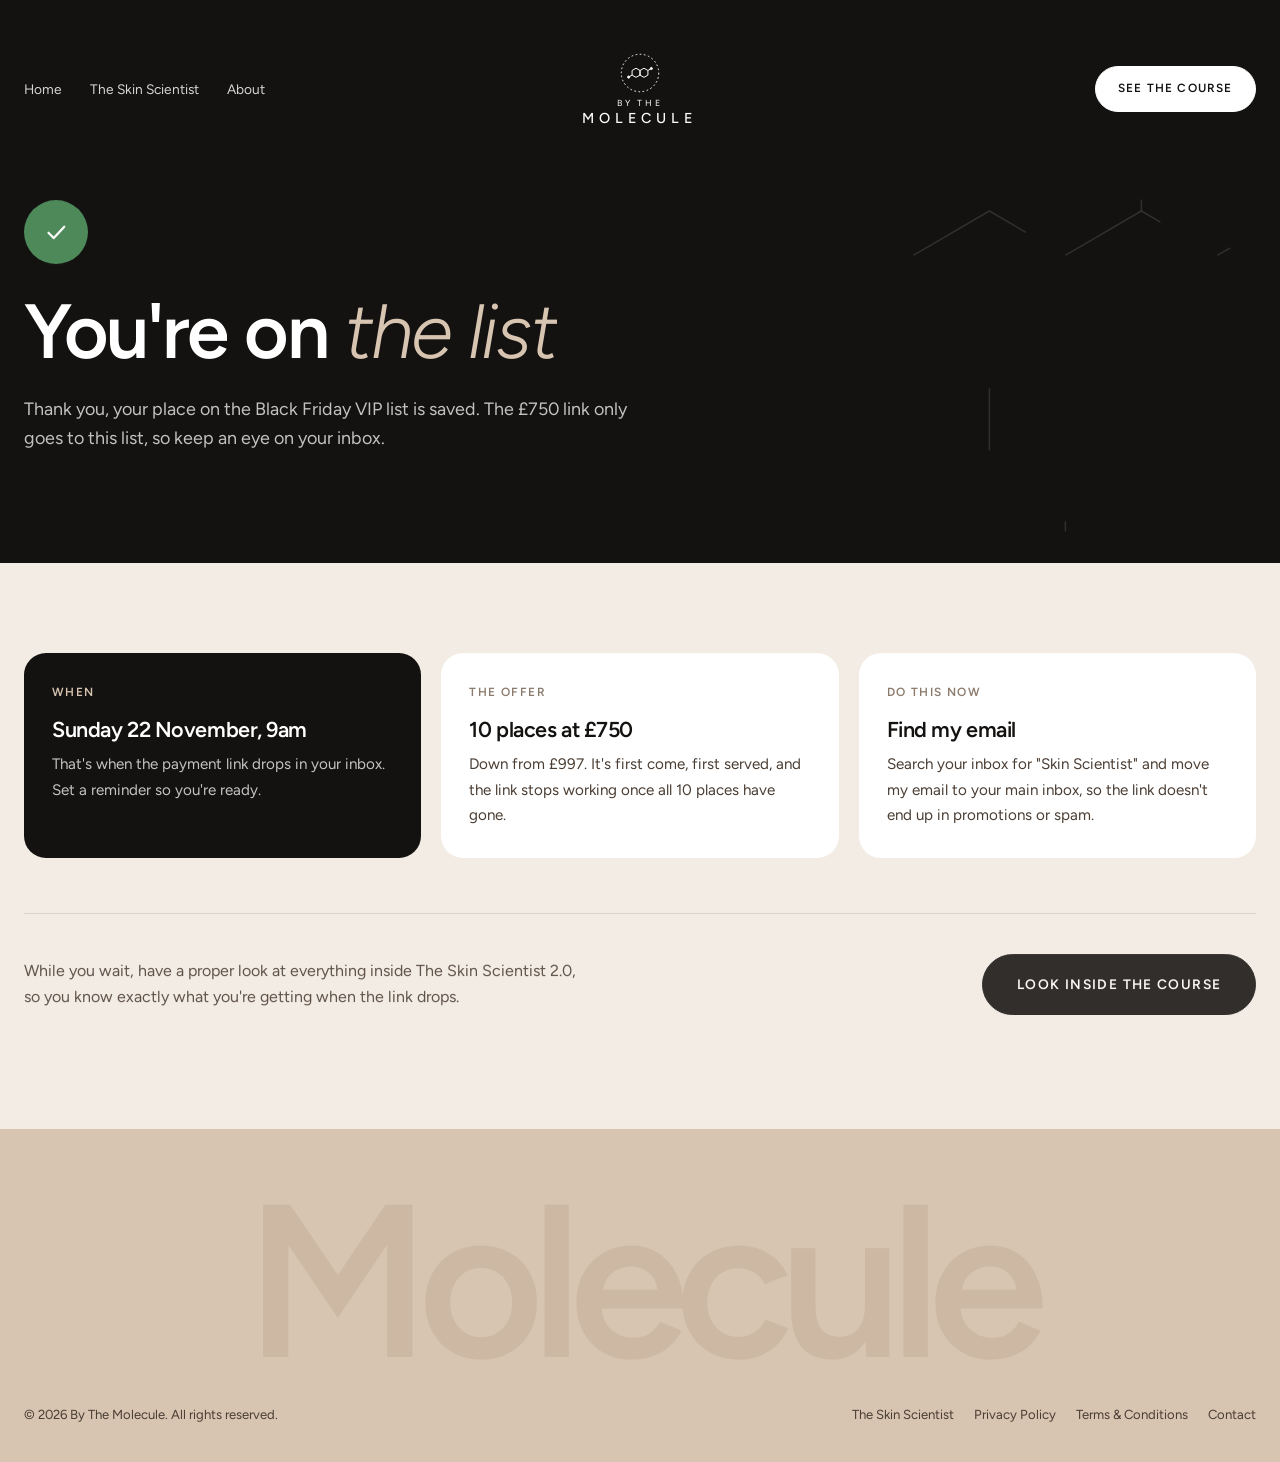
<file: black-friday/thank-you/index.html>
<!DOCTYPE html>
<html lang="en-GB">
<head>
  <meta charset="UTF-8">
  <meta name="viewport" content="width=device-width, initial-scale=1">
  <title>You're on the list | Black Friday VIP | The Skin Scientist</title>
  <meta name="description" content="You're on the Black Friday VIP list for The Skin Scientist 2.0.">
  <meta name="robots" content="noindex, nofollow">
  <link rel="icon" href="../../assets/img/favicon.png">
  <link rel="preconnect" href="https://fonts.googleapis.com">
  <link rel="preconnect" href="https://fonts.gstatic.com" crossorigin>
  <link href="https://fonts.googleapis.com/css2?family=Figtree:ital,wght@0,300;0,400;0,500;0,600;0,700;1,300;1,400&display=swap" rel="stylesheet">
  <link rel="stylesheet" href="../../assets/css/styles.css">
  <style>
    .vip-hero { background: var(--ink); color: rgba(255,255,255,.75); padding: 200px 0 110px; position: relative; overflow: hidden; }
    .vip-hero .container { position: relative; z-index: 2; }
    .vip-hero .hero-molecule { right: -140px; top: 40px; opacity: .35; }
    .vip-check { width: 64px; height: 64px; border-radius: 50%; background: var(--good); display: grid; place-items: center; }
    .vip-check svg { width: 30px; height: 30px; fill: none; stroke: var(--white); stroke-width: 3; stroke-linecap: round; stroke-linejoin: round; stroke-dasharray: 40; stroke-dashoffset: 40; animation: draw .8s .3s var(--ease) forwards; }
    @keyframes draw { to { stroke-dashoffset: 0; } }
    .vip-hero h1 { color: var(--white); font-size: clamp(2.6rem, 6vw, 5.4rem); margin: 28px 0 22px; max-width: 980px; }
    .vip-hero h1 .soft { color: var(--sand); }
    .vip-hero .lead { font-size: 1.12rem; max-width: 620px; margin: 0; }

    .vip-body { background: var(--cream); padding: 90px 0 120px; }
    .vip-grid { display: grid; grid-template-columns: repeat(3, 1fr); gap: 20px; }
    .vip-card { background: var(--white); border-radius: var(--r); padding: 30px 28px; }
    .vip-card small { display: block; font-size: .74rem; font-weight: 600; letter-spacing: .12em; text-transform: uppercase; color: var(--muted); margin-bottom: 14px; }
    .vip-card h3 { font-size: 1.35rem; letter-spacing: -.02em; margin-bottom: 10px; }
    .vip-card p { margin: 0; font-size: .95rem; }
    .vip-card--dark { background: var(--ink); color: rgba(255,255,255,.75); }
    .vip-card--dark h3 { color: var(--white); }
    .vip-card--dark small { color: var(--sand); }
    .vip-next { display: flex; justify-content: space-between; align-items: center; gap: 24px; flex-wrap: wrap; margin-top: 50px; padding-top: 40px; border-top: 1px solid var(--line); }
    .vip-next p { margin: 0; max-width: 560px; }
    @media (max-width: 900px) { .vip-grid { grid-template-columns: 1fr; } }
    @media (max-width: 720px) { .vip-hero { padding: 150px 0 80px; } .vip-body { padding: 50px 0 90px; } }
    .site-footer .footer-word { transform: none !important; margin: 0 0 30px; }
  </style>
  <script>
    document.documentElement.classList.add("anim");
    setTimeout(function () { if (!window.gsap) document.documentElement.classList.remove("anim"); }, 2500);
  </script>
</head>
<body>

  <div class="cursor" aria-hidden="true"></div>

  <header class="site-header">
    <div class="container header-inner">
      <nav class="main-nav" aria-label="Main">
        <a href="../../">Home</a>
        <a href="../">The Skin Scientist</a>
        <a href="../../about/">About</a>
      </nav>
      <button class="nav-toggle" aria-label="Menu" aria-expanded="false"><span></span><span></span><span></span></button>
      <a href="../../" class="logo" aria-label="By The Molecule home">
        <svg class="logo-mark" viewBox="0 0 48 48" fill="none" stroke="currentColor" stroke-width="1.2">
          <circle class="ring" cx="24" cy="24" r="22.5" stroke-dasharray="2 3"/>
          <path d="M14.5 21l4.75-2.75L24 21v5.5l-4.75 2.75-4.75-2.75z"/>
          <path d="M24 21l4.75-2.75L33.5 21v5.5l-4.75 2.75L24 26.5z"/>
          <path d="M33.5 21l3.5-2M14.5 26.5l-3.5 2"/>
          <circle cx="37.6" cy="18.6" r="1.3" fill="currentColor"/>
          <circle cx="10.4" cy="28.9" r="1.3" fill="currentColor"/>
        </svg>
        <span class="logo-small">By The</span>
        <span class="logo-big">Molecule</span>
      </a>
      <div class="header-cta"><a href="../../skin-scientist/" class="btn magnetic">See the course</a></div>
    </div>
  </header>

  <div class="mobile-menu" aria-label="Mobile menu">
    <a href="../">The Skin Scientist</a>
    <a href="../../">Home</a>
  </div>

  <main>

    <section class="vip-hero">
      <svg class="hero-molecule" viewBox="0 0 600 600" fill="none" stroke-width="1.2" aria-hidden="true">
        <path d="M200 170l60-35 60 35v70l-60 35-60-35z"/>
        <path d="M320 170l60-35 60 35v70l-60 35-60-35z"/>
        <path d="M260 275v70l60 35 60-35v-70"/>
        <line x1="440" y1="170" x2="510" y2="130"/>
        <line x1="380" y1="135" x2="380" y2="60"/>
        <line x1="320" y1="380" x2="320" y2="460"/>
        <circle cx="510" cy="130" r="7"/>
        <circle cx="380" cy="60" r="5"/>
        <circle cx="320" cy="460" r="8"/>
      </svg>
      <div class="container">
        <span class="vip-check" data-reveal><svg viewBox="0 0 40 40"><path d="M10 21l7 7 14-15"/></svg></span>
        <h1 data-split>You're on <span class="soft">the list</span></h1>
        <p class="lead" data-reveal>Thank you<span data-vip-name></span>, your place on the Black Friday VIP list is saved. The £750 link only goes to this list, so keep an eye on your inbox.</p>
      </div>
    </section>

    <section class="vip-body">
      <div class="container">
        <div class="vip-grid" data-stagger>
          <div class="vip-card vip-card--dark">
            <small>When</small>
            <h3>Sunday 22 November, 9am</h3>
            <p>That's when the payment link drops in your inbox. Set a reminder so you're ready.</p>
          </div>
          <div class="vip-card">
            <small>The offer</small>
            <h3>10 places at £750</h3>
            <p>Down from £997. It's first come, first served, and the link stops working once all 10 places have gone.</p>
          </div>
          <div class="vip-card">
            <small>Do this now</small>
            <h3>Find my email</h3>
            <p>Search your inbox for "Skin Scientist" and move my email to your main inbox, so the link doesn't end up in promotions or spam.</p>
          </div>
        </div>

        <div class="vip-next" data-reveal>
          <p>While you wait, have a proper look at everything inside The Skin Scientist 2.0, so you know exactly what you're getting when the link drops.</p>
          <a href="../../skin-scientist/#inside-app" class="btn magnetic">Look inside the course</a>
        </div>
      </div>
    </section>

  </main>

  <footer class="site-footer" data-hide-sticky style="padding-top:60px">
    <div class="container">
      <div class="footer-word" aria-hidden="true" style="margin-top:0">Molecule</div>
      <div class="footer-bottom">
        <span>© <span data-year>2026</span> By The Molecule. All rights reserved.</span>
        <div class="footer-links">
          <a href="../../skin-scientist/">The Skin Scientist</a>
          <a href="../../privacy-policy/">Privacy Policy</a>
          <a href="../../terms/">Terms &amp; Conditions</a>
          <a href="../../contact/">Contact</a>
        </div>
      </div>
    </div>
  </footer>

  <script src="../../assets/js/vendor/gsap.min.js"></script>
  <script src="../../assets/js/vendor/ScrollTrigger.min.js"></script>
  <script src="../../assets/js/main.js"></script>
</body>
</html>
</file>
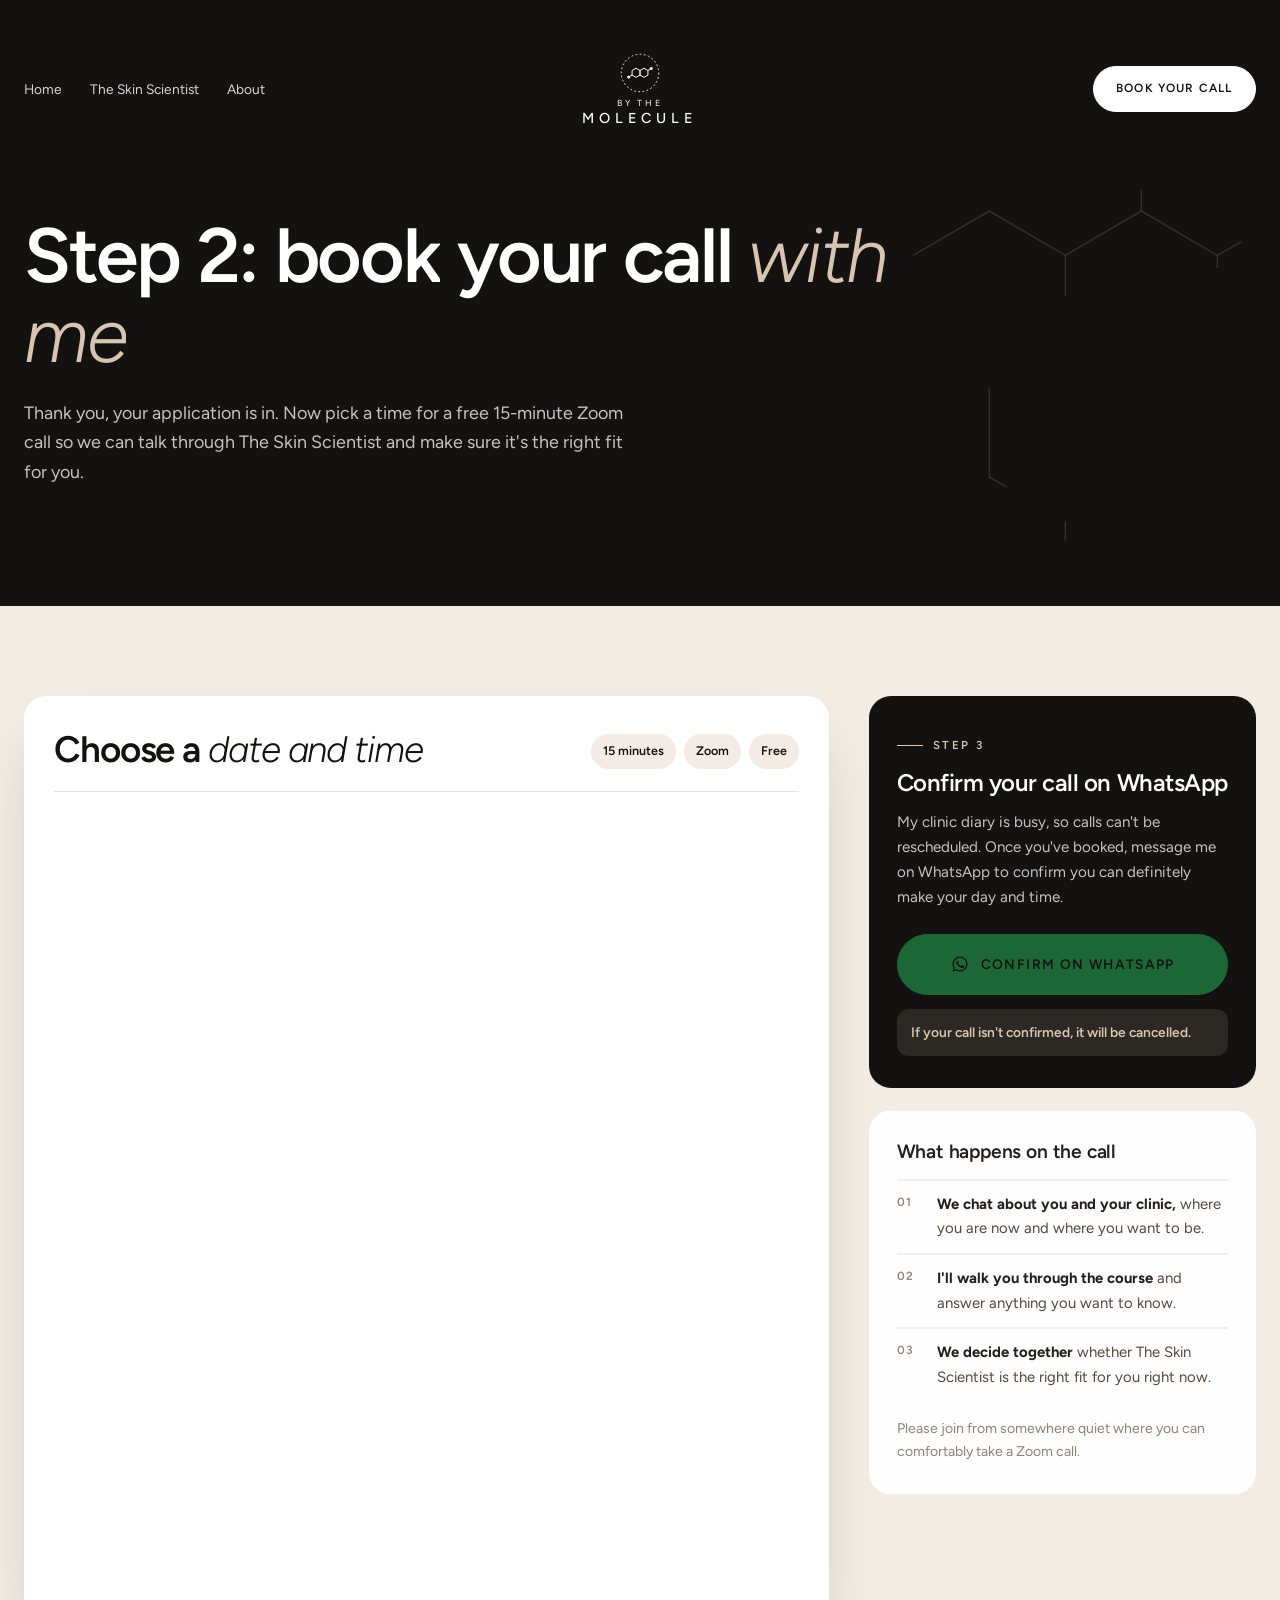
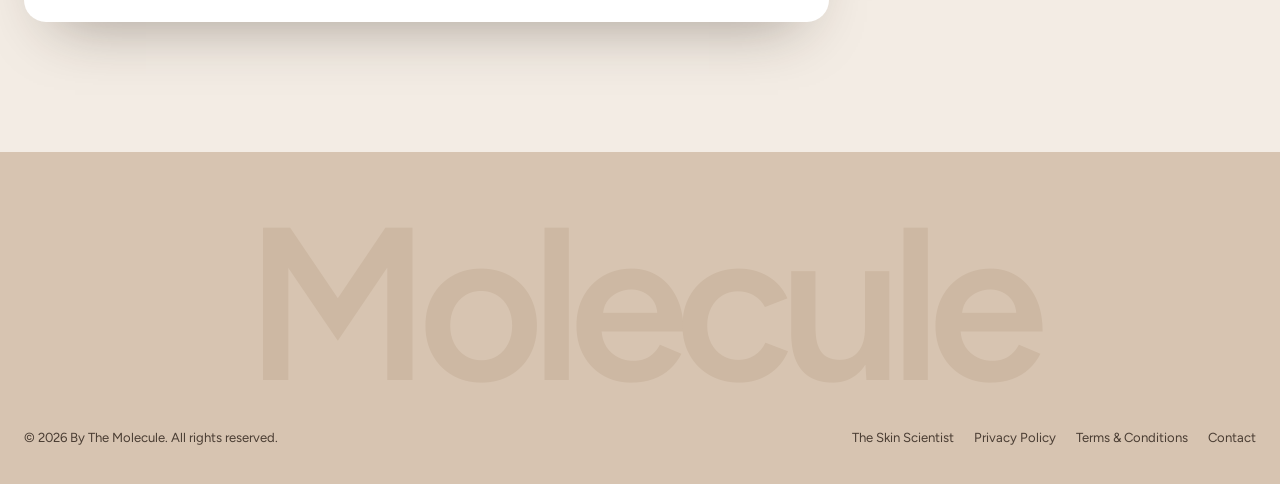
<file: skin-scientist/thank-you/index.html>
<!DOCTYPE html>
<html lang="en-GB">
<head>
  <meta charset="UTF-8">
  <meta name="viewport" content="width=device-width, initial-scale=1">
  <title>Step 2: Book your call | The Skin Scientist 2.0</title>
  <meta name="description" content="Your application is in. Book your free 15-minute call with Jade.">
  <meta name="robots" content="noindex, nofollow">
  <link rel="icon" href="../../assets/img/favicon.png">
  <link rel="preconnect" href="https://fonts.googleapis.com">
  <link rel="preconnect" href="https://fonts.gstatic.com" crossorigin>
  <link href="https://fonts.googleapis.com/css2?family=Figtree:ital,wght@0,300;0,400;0,500;0,600;0,700;1,300;1,400&display=swap" rel="stylesheet">
  <link rel="stylesheet" href="../../assets/css/styles.css">
  <style>
    .ty-hero { background: var(--ink); color: rgba(255,255,255,.75); padding: 190px 0 120px; position: relative; overflow: hidden; }
    .ty-hero .container { position: relative; z-index: 2; }
    .ty-hero h1 { color: var(--white); font-size: clamp(2.6rem, 6vw, 5.4rem); margin: 26px 0 22px; max-width: 980px; }
    .ty-hero h1 .soft { color: var(--sand); }
    .ty-hero .lead { font-size: 1.12rem; max-width: 620px; margin: 0; }
    .ty-hero .hero-molecule { right: -140px; top: 40px; opacity: .35; }


    .ty-body { background: var(--cream); padding: 90px 0 130px; }
    .ty-grid { display: grid; grid-template-columns: 1.35fr .65fr; gap: 40px; align-items: start; }
    .book-card { background: var(--white); border-radius: var(--r); padding: 34px 30px 20px; box-shadow: var(--shadow); }
    .book-card .head { display: flex; justify-content: space-between; align-items: flex-end; gap: 20px; flex-wrap: wrap; padding-bottom: 22px; border-bottom: 1px solid var(--line); margin-bottom: 10px; }
    .book-card h2 { font-size: clamp(1.7rem, 3vw, 2.3rem); margin: 0; }
    .book-card .meta { display: flex; gap: 8px; flex-wrap: wrap; }
    .book-card .meta span { font-size: .78rem; font-weight: 600; padding: 7px 12px; border-radius: 99px; background: var(--cream); color: var(--ink); }
    .acuity-slot iframe { display: block; width: 100%; min-height: 800px; border: 0; }

    .side { display: grid; gap: 20px; position: sticky; top: 110px; }
    .confirm-card { background: var(--ink); color: rgba(255,255,255,.75); border-radius: var(--r); padding: 32px 28px; }
    .confirm-card .eyebrow { color: var(--sand); margin-bottom: 14px; }
    .confirm-card h3 { color: var(--white); font-size: 1.5rem; letter-spacing: -.02em; }
    .confirm-card p { font-size: .95rem; }
    .confirm-card .warn { display: block; margin-top: 14px; padding: 12px 14px; border-radius: var(--r-sm); background: rgba(215,196,177,.12); color: var(--sand); font-size: .86rem; font-weight: 600; }
    .wa-btn { --bg: #25d366; --fg: var(--ink); margin-top: 8px; }
    .wa-btn::before { background: var(--white); }
    .wa-btn svg { width: 18px; height: 18px; }
    .wa-btn[aria-disabled="true"] { opacity: .45; pointer-events: none; }

    .expect-card { background: var(--white); border-radius: var(--r); padding: 30px 28px; }
    .expect-card h3 { font-size: 1.2rem; }
    .expect-card ol { list-style: none; padding: 0; margin: 16px 0 0; counter-reset: e; }
    .expect-card li { counter-increment: e; position: relative; padding: 12px 0 12px 40px; border-top: 1px solid var(--line); font-size: .93rem; }
    .expect-card li::before { content: "0" counter(e); position: absolute; left: 0; top: 13px; font-size: .74rem; font-weight: 600; letter-spacing: .1em; color: var(--muted); }
    .expect-card li b { color: var(--ink); }

    @media (max-width: 1024px) {
      .ty-grid { grid-template-columns: 1fr; }
      .side { position: static; }
    }
    @media (max-width: 720px) {
      .ty-hero { padding: 150px 0 80px; }
      .ty-body { padding: 50px 0 90px; }
      .book-card { padding: 24px 14px 10px; margin: 0 -6px; }
      .book-card .head { padding: 0 6px 18px; }
      }
    .site-footer .footer-word { transform: none !important; margin: 0 0 30px; }
  </style>
  <script>
    document.documentElement.classList.add("anim");
    setTimeout(function () { if (!window.gsap) document.documentElement.classList.remove("anim"); }, 2500);
  </script>
</head>
<body>

  <div class="cursor" aria-hidden="true"></div>

  <header class="site-header">
    <div class="container header-inner">
      <nav class="main-nav" aria-label="Main">
        <a href="../../">Home</a>
        <a href="../">The Skin Scientist</a>
        <a href="../../about/">About</a>
      </nav>
      <button class="nav-toggle" aria-label="Menu" aria-expanded="false"><span></span><span></span><span></span></button>
      <a href="../../" class="logo" aria-label="By The Molecule home">
        <svg class="logo-mark" viewBox="0 0 48 48" fill="none" stroke="currentColor" stroke-width="1.2">
          <circle class="ring" cx="24" cy="24" r="22.5" stroke-dasharray="2 3"/>
          <path d="M14.5 21l4.75-2.75L24 21v5.5l-4.75 2.75-4.75-2.75z"/>
          <path d="M24 21l4.75-2.75L33.5 21v5.5l-4.75 2.75L24 26.5z"/>
          <path d="M33.5 21l3.5-2M14.5 26.5l-3.5 2"/>
          <circle cx="37.6" cy="18.6" r="1.3" fill="currentColor"/>
          <circle cx="10.4" cy="28.9" r="1.3" fill="currentColor"/>
        </svg>
        <span class="logo-small">By The</span>
        <span class="logo-big">Molecule</span>
      </a>
      <div class="header-cta"><a href="#book" class="btn magnetic">Book your call</a></div>
    </div>
  </header>

  <div class="mobile-menu" aria-label="Mobile menu">
    <a href="#book">Book your call</a>
    <a href="../">The Skin Scientist</a>
    <a href="../../">Home</a>
  </div>

  <main>

    <section class="ty-hero">
      <svg class="hero-molecule" viewBox="0 0 600 600" fill="none" stroke-width="1.2" aria-hidden="true">
        <path d="M200 170l60-35 60 35v70l-60 35-60-35z"/>
        <path d="M320 170l60-35 60 35v70l-60 35-60-35z"/>
        <path d="M260 275v70l60 35 60-35v-70"/>
        <line x1="440" y1="170" x2="510" y2="130"/>
        <line x1="380" y1="135" x2="380" y2="60"/>
        <line x1="320" y1="380" x2="320" y2="460"/>
        <circle cx="510" cy="130" r="7"/>
        <circle cx="380" cy="60" r="5"/>
        <circle cx="320" cy="460" r="8"/>
      </svg>
      <div class="container">
        <h1 data-split>Step 2: book your call <span class="soft">with me</span></h1>
        <p class="lead" data-reveal>Thank you<span data-first-name></span>, your application is in. Now pick a time for a free 15-minute Zoom call so we can talk through The Skin Scientist and make sure it's the right fit for you.</p>
      </div>
    </section>

    <section class="ty-body" id="book">
      <div class="container ty-grid">

        <div class="book-card" data-reveal>
          <div class="head">
            <h2>Choose a <span class="soft">date and time</span></h2>
            <div class="meta"><span>15 minutes</span><span>Zoom</span><span>Free</span></div>
          </div>
          <div class="acuity-slot" data-acuity></div>
        </div>

        <aside class="side">
          <div class="confirm-card" data-reveal>
            <span class="eyebrow">Step 3</span>
            <h3>Confirm your call on WhatsApp</h3>
            <p>My clinic diary is busy, so calls can't be rescheduled. Once you've booked, message me on WhatsApp to confirm you can definitely make your day and time.</p>
            <a class="btn btn--block wa-btn" data-whatsapp href="#">
              <svg viewBox="0 0 24 24" fill="currentColor" aria-hidden="true"><path d="M12 2a10 10 0 0 0-8.6 15.1L2 22l5-1.3A10 10 0 1 0 12 2zm0 18.2a8.2 8.2 0 0 1-4.2-1.2l-.3-.2-3 .8.8-2.9-.2-.3A8.2 8.2 0 1 1 12 20.2zm4.5-6.1c-.2-.1-1.5-.7-1.7-.8s-.4-.1-.6.1-.7.8-.8 1-.3.2-.5.1a6.7 6.7 0 0 1-3.3-2.9c-.2-.4.2-.4.7-1.3a.5.5 0 0 0 0-.5l-.8-1.8c-.2-.5-.4-.4-.6-.4h-.5a1 1 0 0 0-.7.3 3 3 0 0 0-.9 2.2 5.2 5.2 0 0 0 1.1 2.7 11.9 11.9 0 0 0 4.6 4c1.7.7 2.3.8 3.2.6a2.7 2.7 0 0 0 1.8-1.3 2.2 2.2 0 0 0 .2-1.3c-.1-.1-.3-.2-.5-.3z"/></svg>
              Confirm on WhatsApp
            </a>
            <span class="warn">If your call isn't confirmed, it will be cancelled.</span>
          </div>

          <div class="expect-card" data-reveal>
            <h3>What happens on the call</h3>
            <ol>
              <li><b>We chat about you and your clinic,</b> where you are now and where you want to be.</li>
              <li><b>I'll walk you through the course</b> and answer anything you want to know.</li>
              <li><b>We decide together</b> whether The Skin Scientist is the right fit for you right now.</li>
            </ol>
            <p style="margin:16px 0 0;font-size:.88rem;color:var(--muted)">Please join from somewhere quiet where you can comfortably take a Zoom call.</p>
          </div>
        </aside>

      </div>
    </section>

  </main>

  <footer class="site-footer" data-hide-sticky style="padding-top:60px">
    <div class="container">
      <div class="footer-word" aria-hidden="true" style="margin-top:0">Molecule</div>
      <div class="footer-bottom">
        <span>© <span data-year>2026</span> By The Molecule. All rights reserved.</span>
        <div class="footer-links">
          <a href="../">The Skin Scientist</a>
          <a href="../../privacy-policy/">Privacy Policy</a>
          <a href="../../terms/">Terms &amp; Conditions</a>
          <a href="../../contact/">Contact</a>
        </div>
      </div>
    </div>
  </footer>

  <script src="../../assets/js/vendor/gsap.min.js"></script>
  <script src="../../assets/js/vendor/ScrollTrigger.min.js"></script>
  <script src="../../assets/js/main.js"></script>
</body>
</html>
</file>
<file: assets/css/styles.css>
/* ==========================================================
   By The Molecule / The Skin Scientist
   Design system v2
   ========================================================== */

:root {
  --sand: #d7c4b1;
  --sand-2: #cdb8a3;
  --sand-deep: #b49c85;
  --cream: #f3ece4;
  --paper: #faf7f3;
  --ink: #141210;
  --ink-2: #221d19;
  --espresso: #3a2e26;
  --cocoa: #4a3d33;
  --muted: #8b7b6d;
  --line: rgba(20, 18, 16, 0.12);
  --line-light: rgba(255, 255, 255, 0.16);
  --white: #ffffff;
  --good: #4f8a5b;
  --bad: #b8433a;

  --font: "Figtree", "Helvetica Neue", Arial, sans-serif;
  --r: 22px;
  --r-sm: 12px;
  --max: 1240px;
  --ease: cubic-bezier(0.22, 1, 0.36, 1);
  --shadow: 0 30px 60px -30px rgba(40, 28, 18, 0.4);
}

*, *::before, *::after { box-sizing: border-box; }
html { scroll-behavior: smooth; -webkit-text-size-adjust: 100%; }
body {
  margin: 0;
  font-family: var(--font);
  font-size: 16px;
  line-height: 1.65;
  color: var(--cocoa);
  background: var(--paper);
  -webkit-font-smoothing: antialiased;
  overflow-x: hidden;
}
img { max-width: 100%; display: block; }
a { color: inherit; }
button { font-family: inherit; }
::selection { background: var(--ink); color: var(--sand); }

h1, h2, h3, h4 { color: var(--ink); margin: 0 0 0.5em; font-weight: 600; line-height: 1.04; letter-spacing: -0.03em; }
h1 { font-size: clamp(3.2rem, 9vw, 8.4rem); }
h2 { font-size: clamp(2.3rem, 5vw, 4.2rem); }
h3 { font-size: 1.3rem; letter-spacing: -0.01em; line-height: 1.2; }
p { margin: 0 0 1.05em; }
em.soft, .soft { font-style: italic; font-weight: 300; }

.container { width: min(100% - 48px, var(--max)); margin-inline: auto; }
.center { text-align: center; }
.eyebrow {
  display: inline-flex; align-items: center; gap: 10px;
  font-size: 0.72rem; font-weight: 600; letter-spacing: 0.22em; text-transform: uppercase;
  color: var(--muted); margin-bottom: 22px;
}
.eyebrow::before { content: ""; width: 26px; height: 1px; background: currentColor; }
.on-dark .eyebrow, .eyebrow.light { color: rgba(255, 255, 255, 0.7); }

/* ---------- Animation pre-states (only when JS animation is running) ---------- */
.anim [data-reveal], .anim [data-stagger] > * { opacity: 0; transform: translateY(40px); }
.anim [data-clip] { clip-path: inset(100% 0 0 0); }
.split-word { display: inline-block; overflow: hidden; vertical-align: top; padding-bottom: 0.08em; margin-bottom: -0.08em; }
.split-word > span { display: inline-block; }
.anim [data-split] .split-word > span { transform: translateY(110%); }

/* ---------- Buttons ---------- */
.btn {
  --bg: var(--ink); --fg: var(--white);
  white-space: nowrap;
  position: relative; overflow: hidden; isolation: isolate;
  display: inline-flex; align-items: center; justify-content: center; gap: 12px;
  padding: 18px 34px;
  border-radius: 999px;
  background: var(--bg); color: var(--fg);
  font-weight: 600; font-size: 0.86rem; letter-spacing: 0.1em; text-transform: uppercase;
  text-decoration: none; border: 1px solid var(--bg); cursor: pointer;
  transition: color 0.45s var(--ease), border-color 0.45s var(--ease);
  will-change: transform;
}
.btn::before {
  content: ""; position: absolute; inset: 0; z-index: -1;
  background: var(--sand);
  border-radius: inherit;
  transform: translateY(101%);
  transition: transform 0.5s var(--ease);
}
.btn:hover::before { transform: translateY(0); }
.btn:hover { color: var(--ink); border-color: var(--sand); }
.btn .arrow { width: 16px; height: 16px; transition: transform 0.4s var(--ease); }
.btn:hover .arrow { transform: translateX(4px) rotate(-45deg); }
.btn--light { --bg: var(--white); --fg: var(--ink); }
.btn--light::before { background: var(--ink); }
.btn--light:hover { color: var(--white); border-color: var(--ink); }
.btn--outline { --bg: transparent; --fg: var(--white); border-color: rgba(255,255,255,0.45); }
.btn--outline::before { background: var(--white); }
.btn--outline:hover { color: var(--ink); border-color: var(--white); }
.btn--block { width: 100%; }
.btn:disabled { opacity: 0.6; cursor: wait; }

.play-ic { width: 30px; height: 30px; border-radius: 50%; background: var(--white); display: grid; place-items: center; margin: -8px -14px -8px -10px; }
.play-ic svg { width: 10px; height: 10px; fill: var(--ink); margin-left: 2px; }

/* ---------- Announcement ---------- */
.announce {
  background: var(--ink); color: var(--sand);
  font-size: 0.7rem; font-weight: 600; letter-spacing: 0.2em; text-transform: uppercase;
  overflow: hidden; white-space: nowrap; padding: 10px 0;
  position: relative; z-index: 60;
}
.announce-track { display: inline-flex; gap: 60px; animation: marquee 40s linear infinite; padding-left: 60px; }
.announce-track span::before { content: "\2726"; margin-right: 60px; opacity: 0.6; }

/* ---------- Header ---------- */
.site-header {
  position: fixed; left: 0; right: 0; top: 37px; z-index: 55;
  transition: background 0.5s var(--ease), top 0.4s var(--ease), box-shadow 0.5s, transform 0.5s var(--ease), color 0.4s;
  color: var(--white);
}
.site-header.scrolled {
  top: 0;
  background: rgba(250, 247, 243, 0.86);
  backdrop-filter: blur(16px) saturate(1.4);
  -webkit-backdrop-filter: blur(16px) saturate(1.4);
  box-shadow: 0 1px 0 var(--line);
  color: var(--ink);
}
.site-header.hidden { transform: translateY(-110%); }
.header-inner { display: grid; grid-template-columns: 1fr auto 1fr; align-items: center; padding: 16px 0; }
.main-nav { display: flex; gap: 28px; }
.main-nav a {
  position: relative; font-size: 0.86rem; text-decoration: none; opacity: 0.82; transition: opacity 0.3s;
}
.main-nav a::after {
  content: ""; position: absolute; left: 0; right: 0; bottom: -4px; height: 1px; background: currentColor;
  transform: scaleX(0); transform-origin: right; transition: transform 0.45s var(--ease);
}
.main-nav a:hover { opacity: 1; }
.main-nav a:hover::after { transform: scaleX(1); transform-origin: left; }
.header-cta { justify-self: end; display: flex; gap: 12px; align-items: center; }
.header-cta .btn { padding: 12px 22px; font-size: 0.74rem; }
.site-header:not(.scrolled) .header-cta .btn { --bg: var(--white); --fg: var(--ink); }
.site-header:not(.scrolled) .header-cta .btn::before { background: var(--ink); }
.site-header:not(.scrolled) .header-cta .btn:hover { color: var(--white); border-color: var(--ink); }

.logo { display: flex; flex-direction: column; align-items: center; text-decoration: none; color: inherit; line-height: 1; }
.logo-mark { width: 40px; height: 40px; margin-bottom: 6px; }
.logo-mark .ring { transform-origin: 24px 24px; animation: spin 30s linear infinite; }
.logo-small { font-size: 0.55rem; letter-spacing: 0.32em; text-transform: uppercase; margin-bottom: 3px; }
.logo-big { font-size: 0.9rem; letter-spacing: 0.34em; text-transform: uppercase; font-weight: 500; }

.nav-toggle { display: none; background: none; border: 0; cursor: pointer; padding: 8px; color: inherit; }
.nav-toggle span { display: block; width: 24px; height: 1.5px; background: currentColor; margin: 6px 0; transition: transform 0.4s var(--ease), opacity 0.3s; }
.nav-open .nav-toggle span:nth-child(1) { transform: translateY(7.5px) rotate(45deg); }
.nav-open .nav-toggle span:nth-child(2) { opacity: 0; }
.nav-open .nav-toggle span:nth-child(3) { transform: translateY(-7.5px) rotate(-45deg); }

.mobile-menu {
  position: fixed; inset: 0; z-index: 54;
  background: var(--ink); color: var(--white);
  display: flex; flex-direction: column; justify-content: center; padding: 0 32px;
  clip-path: circle(0% at 32px 60px);
  transition: clip-path 0.8s var(--ease);
}
.nav-open .mobile-menu { clip-path: circle(150% at 32px 60px); }
.mobile-menu a { font-size: 2.4rem; font-weight: 500; letter-spacing: -0.02em; text-decoration: none; padding: 8px 0; border-bottom: 1px solid var(--line-light); }
.nav-open .site-header { color: var(--white); background: transparent; box-shadow: none; backdrop-filter: none; }

/* ---------- Hero ---------- */
.hero {
  position: relative; min-height: 100svh;
  display: flex; align-items: flex-end;
  color: var(--white);
  padding: 170px 0 70px;
  overflow: hidden;
  background: var(--espresso);
}
.hero-bg {
  position: absolute; inset: -8% 0 0; z-index: 0;
  background: linear-gradient(160deg, #8f7a68 0%, #5e4b3e 55%, #3a2e26 100%);
}
.hero-bg img { width: 100%; height: 100%; object-fit: cover; }
.hero-bg::after {
  content: ""; position: absolute; inset: 0;
  background:
    linear-gradient(180deg, rgba(30, 22, 17, 0.55) 0%, rgba(30, 22, 17, 0.15) 35%, rgba(30, 22, 17, 0.75) 100%),
    radial-gradient(ellipse at 20% 100%, rgba(20, 14, 10, 0.6), transparent 60%);
}
.hero-grain {
  position: absolute; inset: 0; z-index: 1; pointer-events: none; opacity: 0.18; mix-blend-mode: overlay;
  background-image: url("data:image/svg+xml,%3Csvg xmlns='http://www.w3.org/2000/svg' width='160' height='160'%3E%3Cfilter id='n'%3E%3CfeTurbulence type='fractalNoise' baseFrequency='0.9' numOctaves='3'/%3E%3C/filter%3E%3Crect width='100%25' height='100%25' filter='url(%23n)'/%3E%3C/svg%3E");
}
.hero-molecule {
  position: absolute; z-index: 1; right: -120px; top: 90px;
  width: min(62vw, 760px); opacity: 0.55; pointer-events: none;
}
.hero-molecule path, .hero-molecule line { stroke: rgba(255, 255, 255, 0.35); }
.hero-molecule circle { fill: var(--sand); }
.hero .container { position: relative; z-index: 2; }
.hero-top { display: flex; align-items: center; gap: 14px; margin-bottom: 28px; }
.pill {
  display: inline-flex; align-items: center; gap: 9px;
  padding: 8px 16px; border-radius: 999px;
  border: 1px solid rgba(255, 255, 255, 0.35);
  background: rgba(255, 255, 255, 0.08);
  backdrop-filter: blur(8px);
  font-size: 0.7rem; font-weight: 600; letter-spacing: 0.18em; text-transform: uppercase;
}
.pill i { width: 7px; height: 7px; border-radius: 50%; background: var(--sand); box-shadow: 0 0 0 0 rgba(215, 196, 177, 0.7); animation: ping 2s infinite; }
.hero h1 { color: var(--white); margin-bottom: 0; }
.hero h1 .soft { color: var(--sand); }
.hero-bottom {
  display: grid; grid-template-columns: 1.1fr 0.9fr; gap: 50px; align-items: end;
  margin-top: 40px; padding-top: 34px; border-top: 1px solid var(--line-light);
}
.hero-lead { font-size: 1.12rem; max-width: 520px; color: rgba(255, 255, 255, 0.86); margin: 0; }
.hero-actions { display: flex; gap: 14px; flex-wrap: wrap; justify-content: flex-end; }
.scroll-cue {
  position: absolute; z-index: 2; left: 50%; bottom: 22px; transform: translateX(-50%);
  width: 1px; height: 46px; background: rgba(255, 255, 255, 0.2); overflow: hidden;
}
.scroll-cue::after { content: ""; position: absolute; left: 0; top: -50%; width: 100%; height: 50%; background: var(--white); animation: cue 2s var(--ease) infinite; }

/* ---------- Video ---------- */
.video-section { background: var(--espresso); padding: 0 0 120px; position: relative; }
.video-section::after { content: ""; position: absolute; left: 0; right: 0; bottom: 0; height: 50%; background: var(--sand); z-index: 0; }
.video {
  position: relative; z-index: 1;
  aspect-ratio: 16 / 9; border-radius: var(--r); overflow: hidden;
  background: #2a221d center / cover no-repeat;
  box-shadow: 0 50px 100px -40px rgba(0, 0, 0, 0.6);
  cursor: pointer;
}
.video iframe { position: absolute; inset: 0; width: 100%; height: 100%; border: 0; }
.video::before {
  content: ""; position: absolute; inset: 0;
  background: linear-gradient(180deg, rgba(0,0,0,0) 40%, rgba(0,0,0,0.55)),
              linear-gradient(135deg, #6d5848, #3a2e26);
  z-index: 0;
}
.video.has-poster::before { background: linear-gradient(180deg, rgba(0,0,0,0) 40%, rgba(0,0,0,0.55)); }
.video-play {
  position: absolute; inset: 0; z-index: 1; width: 100%;
  display: grid; place-items: center; background: none; border: 0; cursor: pointer; color: var(--white);
}
.video-play-btn {
  width: 120px; height: 120px; border-radius: 50%;
  display: grid; place-items: center;
  background: rgba(255, 255, 255, 0.14); border: 1px solid rgba(255, 255, 255, 0.45);
  backdrop-filter: blur(10px);
  transition: transform 0.5s var(--ease), background 0.4s;
  position: relative;
}
.video-play-btn::before { content: ""; position: absolute; inset: -14px; border-radius: 50%; border: 1px solid rgba(255,255,255,0.25); animation: ring 2.4s var(--ease) infinite; }
.video:hover .video-play-btn { transform: scale(1.08); background: var(--white); }
.video-play-btn svg { width: 26px; height: 26px; fill: currentColor; margin-left: 5px; transition: fill 0.3s; }
.video:hover .video-play-btn svg { fill: var(--ink); }
.video-meta {
  position: absolute; z-index: 1; left: 32px; right: 32px; bottom: 26px;
  display: flex; justify-content: space-between; align-items: flex-end; color: var(--white);
}
.video-meta b { display: block; font-size: 1.3rem; font-weight: 600; letter-spacing: -0.01em; }
.video-meta small { font-size: 0.72rem; letter-spacing: 0.18em; text-transform: uppercase; opacity: 0.8; }

/* ---------- Marquees ---------- */
.ticker { background: var(--sand); border-block: 1px solid var(--line); overflow: hidden; white-space: nowrap; padding: 22px 0; }
.ticker-track { display: inline-flex; animation: marquee 36s linear infinite; }
.ticker-track span {
  display: inline-flex; align-items: center; gap: 28px; margin-right: 28px;
  font-size: clamp(1.1rem, 2vw, 1.6rem); font-weight: 500; color: var(--ink); letter-spacing: -0.01em;
}
.ticker-track span::after { content: ""; width: 10px; height: 10px; border-radius: 50%; border: 1.5px solid var(--sand-deep); }
.ticker-track .soft { font-style: italic; font-weight: 300; }

.big-marquee { overflow: hidden; white-space: nowrap; padding: 40px 0; background: var(--ink); color: var(--white); }
.big-marquee-track { display: inline-flex; animation: marquee 22s linear infinite; }
.big-marquee span { font-size: clamp(3rem, 10vw, 9rem); font-weight: 600; letter-spacing: -0.04em; line-height: 1; margin-right: 50px; display: inline-flex; align-items: center; gap: 50px; }
.big-marquee span::after { content: "\2726"; font-size: 0.4em; color: var(--sand); }
.big-marquee .outline { color: transparent; -webkit-text-stroke: 1.5px var(--sand); }
.big-marquee a { text-decoration: none; color: inherit; }

/* ---------- Sections ---------- */
.section { padding: 140px 0; position: relative; }
.section--sand { background: var(--sand); }
.section--cream { background: var(--cream); }
.section--paper { background: var(--paper); }
.section--white { background: var(--white); }
.section--dark { background: var(--ink); color: rgba(255, 255, 255, 0.72); }
.section--dark h2, .section--dark h3 { color: var(--white); }
.section-head { display: grid; grid-template-columns: 1fr 1fr; gap: 60px; align-items: end; margin-bottom: 70px; }
.section-head p { margin: 0; font-size: 1.05rem; max-width: 460px; }

/* Statement text that fills word by word */
.statement { font-size: clamp(1.8rem, 3.8vw, 3.3rem); line-height: 1.18; letter-spacing: -0.025em; font-weight: 500; color: var(--ink); max-width: 1100px; }
.statement .fill-word { opacity: 1; transition: none; }
.anim .statement .fill-word { opacity: 0.16; }
.statement .soft { color: var(--espresso); }

/* Why section */
.why-grid { display: grid; grid-template-columns: 0.9fr 1.1fr; gap: 90px; margin-top: 110px; align-items: start; }
.sticky-media { position: sticky; top: 110px; }
.media {
  position: relative; border-radius: var(--r); overflow: hidden; aspect-ratio: 4 / 5;
  background: linear-gradient(155deg, #e7d9cb 0%, #c4ad97 100%);
}
.media img { position: absolute; left: 0; top: -7.5%; width: 100%; height: 115%; object-fit: cover; }
.media--land { aspect-ratio: 5 / 4; }
.media-tag {
  position: absolute; left: 18px; bottom: 18px; z-index: 2;
  padding: 10px 16px; border-radius: 999px; background: rgba(255,255,255,0.9); backdrop-filter: blur(8px);
  font-size: 0.74rem; font-weight: 600; letter-spacing: 0.08em; color: var(--ink);
  display: flex; align-items: center; gap: 8px;
}
.media-tag i { width: 8px; height: 8px; border-radius: 50%; background: var(--good); }
.media-float {
  position: absolute; right: -28px; top: 36px; z-index: 2;
  background: var(--ink); color: var(--white); border-radius: 18px; padding: 18px 20px; width: 190px;
  box-shadow: var(--shadow);
}
.media-float b { display: block; font-size: 2.1rem; line-height: 1; letter-spacing: -0.03em; color: var(--sand); }
.media-float small { font-size: 0.78rem; opacity: 0.8; }

.prose-lg p { font-size: 1.08rem; }
.benefits { list-style: none; padding: 0; margin: 40px 0 0; border-top: 1px solid var(--line); }
.benefits li {
  display: grid; grid-template-columns: 54px 1fr; gap: 10px;
  padding: 22px 0; border-bottom: 1px solid var(--line);
  transition: padding 0.5s var(--ease), background 0.5s;
}
.benefits li:hover { padding-left: 14px; }
.benefits .n { font-size: 0.8rem; font-weight: 600; color: var(--sand-deep); padding-top: 4px; letter-spacing: 0.1em; }
.benefits b { color: var(--ink); font-weight: 600; }

/* ---------- Stats ---------- */
.stats { display: grid; grid-template-columns: repeat(4, 1fr); border-top: 1px solid var(--line-light); }
.stat { padding: 46px 30px 10px 0; border-right: 1px solid var(--line-light); }
.stat:last-child { border-right: 0; }
.stat + .stat { padding-left: 30px; }
.stat b { display: block; font-size: clamp(3rem, 6vw, 5.4rem); line-height: 1; letter-spacing: -0.05em; color: var(--white); font-weight: 600; }
.stat b sup { font-size: 0.4em; color: var(--sand); vertical-align: top; margin-left: 4px; }
.stat > span { display: block; margin-top: 12px; font-size: 0.92rem; color: rgba(255,255,255,0.65); max-width: 200px; }

/* ---------- Skin layers explorer ---------- */
.layers-wrap { display: grid; grid-template-columns: 1.15fr 0.85fr; gap: 70px; align-items: center; }
.skin {
  position: relative; border-radius: var(--r); overflow: hidden;
  box-shadow: var(--shadow); background: var(--white);
  user-select: none;
}
.skin-layer {
  position: relative; width: 100%; border: 0; text-align: left; cursor: pointer;
  display: flex; align-items: center; justify-content: space-between;
  padding: 0 26px; color: var(--ink);
  transition: filter 0.4s, flex 0.6s var(--ease), height 0.6s var(--ease);
  font-weight: 600; font-size: 0.9rem;
}
.skin-layer .lbl { position: relative; z-index: 2; display: flex; gap: 12px; align-items: center; }
.skin-layer .lbl small { font-weight: 400; color: rgba(20,18,16,0.6); font-size: 0.78rem; }
.skin-layer .dot { width: 26px; height: 26px; border-radius: 50%; display: grid; place-items: center; background: rgba(255,255,255,0.75); font-size: 0.72rem; transition: background 0.3s, color 0.3s; }
.skin-layer.active .dot, .skin-layer:hover .dot { background: var(--ink); color: var(--white); }
.skin-layer::after {
  content: ""; position: absolute; inset: 0; background-size: 18px 18px; opacity: 0.5; pointer-events: none;
}
.skin-layer.l1 { height: 70px; background: #efe3d6; }
.skin-layer.l1::after { background-image: repeating-linear-gradient(0deg, rgba(120, 90, 70, 0.12) 0 2px, transparent 2px 9px); }
.skin-layer.l2 { height: 120px; background: #e6d1be; }
.skin-layer.l2::after { background-image: radial-gradient(circle at 50% 50%, rgba(120, 85, 60, 0.18) 3px, transparent 4px); }
.skin-layer.l3 { height: 150px; background: #dbbfa8; }
.skin-layer.l3::after { background-image: repeating-linear-gradient(115deg, rgba(150, 90, 70, 0.14) 0 2px, transparent 2px 14px); background-size: auto; }
.skin-layer.l4 { height: 110px; background: #f2e7c9; }
.skin-layer.l4::after { background-image: radial-gradient(circle, rgba(200, 170, 110, 0.35) 12px, transparent 13px); background-size: 34px 34px; }
.skin-layer.active { filter: brightness(1.04) saturate(1.1); box-shadow: inset 4px 0 0 var(--ink); }
.skin-follicle {
  position: absolute; z-index: 1; left: 62%; top: 0; width: 46px; height: 330px; pointer-events: none;
}
.skin-follicle path { fill: rgba(150, 105, 80, 0.22); stroke: rgba(110, 75, 55, 0.4); stroke-width: 1.5; }
.skin-follicle .hair { fill: none; stroke: #5e4636; stroke-width: 2; stroke-linecap: round; }
.skin-pulse { position: absolute; z-index: 3; width: 16px; height: 16px; border-radius: 50%; background: var(--ink); pointer-events: none; transition: top 0.6s var(--ease), left 0.6s var(--ease); }
.skin-pulse::after { content: ""; position: absolute; inset: -8px; border-radius: 50%; border: 1.5px solid var(--ink); animation: ring 1.8s var(--ease) infinite; }

.layer-panel { position: relative; min-height: 330px; }
.layer-info { position: absolute; inset: 0; opacity: 0; transform: translateY(20px); pointer-events: none; transition: opacity 0.5s var(--ease), transform 0.6s var(--ease); }
.layer-info.active { opacity: 1; transform: none; pointer-events: auto; position: relative; }
.layer-info .tag { display: inline-block; padding: 6px 14px; border-radius: 999px; background: var(--ink); color: var(--white); font-size: 0.7rem; letter-spacing: 0.14em; text-transform: uppercase; font-weight: 600; margin-bottom: 18px; }
.layer-info h3 { font-size: clamp(1.7rem, 3vw, 2.4rem); letter-spacing: -0.03em; }
.layer-info p { font-size: 1.04rem; }
.layer-info ul { list-style: none; padding: 0; margin: 18px 0 0; }
.layer-info li { padding: 10px 0 10px 26px; border-bottom: 1px solid var(--line); position: relative; font-size: 0.95rem; }
.layer-info li::before { content: ""; position: absolute; left: 0; top: 19px; width: 12px; height: 1.5px; background: var(--ink); }

/* ---------- Horizontal modules ---------- */
.modules-section { background: var(--ink); color: rgba(255,255,255,0.72); overflow: hidden; }
.modules-pin { padding: 120px 0 110px; }
.modules-head { display: flex; justify-content: space-between; align-items: end; gap: 40px; margin-bottom: 60px; }
.modules-head h2 { color: var(--white); margin: 0; }
.modules-head p { max-width: 380px; margin: 0; }
.h-track { display: flex; gap: 26px; padding-left: max(24px, calc((100vw - var(--max)) / 2)); padding-right: 24px; will-change: transform; }
.m-card {
  flex: none; width: min(440px, 82vw); min-height: 470px;
  border-radius: var(--r); padding: 34px; position: relative; overflow: hidden;
  background: var(--ink-2); border: 1px solid var(--line-light);
  display: flex; flex-direction: column;
  transition: transform 0.6s var(--ease), background 0.5s, border-color 0.5s;
}
.m-card:hover { background: #2b241f; border-color: rgba(215, 196, 177, 0.4); transform: translateY(-8px); }
.m-card .m-num { font-size: 5.4rem; line-height: 0.8; font-weight: 600; letter-spacing: -0.06em; color: transparent; -webkit-text-stroke: 1px rgba(215, 196, 177, 0.55); margin-bottom: auto; }
.m-card .m-tag { display: inline-flex; gap: 8px; align-items: center; font-size: 0.7rem; letter-spacing: 0.16em; text-transform: uppercase; color: var(--sand); font-weight: 600; margin: 40px 0 14px; }
.m-card .m-tag.new::after { content: "New in 2.0"; padding: 4px 9px; border-radius: 999px; background: var(--sand); color: var(--ink); letter-spacing: 0.08em; }
.m-card h3 { color: var(--white); font-size: 1.7rem; letter-spacing: -0.025em; }
.m-card p { margin: 0; font-size: 0.97rem; }
.m-card svg.m-art { position: absolute; right: -40px; top: -40px; width: 220px; opacity: 0.18; transition: transform 1.2s var(--ease), opacity 0.6s; }
.m-card:hover svg.m-art { transform: rotate(40deg) scale(1.08); opacity: 0.35; }
.m-card svg.m-art * { stroke: var(--sand); fill: none; stroke-width: 1.2; }
.m-card--cta { background: var(--sand); border-color: var(--sand); color: var(--ink); justify-content: space-between; }
.m-card--cta:hover { background: var(--sand-2); }
.m-card--cta h3 { color: var(--ink); font-size: 2.3rem; }
.h-progress { margin: 50px auto 0; width: min(100% - 48px, var(--max)); height: 2px; background: var(--line-light); position: relative; overflow: hidden; }
.h-progress i { position: absolute; inset: 0; background: var(--sand); transform-origin: left; transform: scaleX(0); }

/* ---------- Fit toggle ---------- */
.fit { max-width: 980px; margin: 0 auto; }
.fit-switch {
  position: relative; display: inline-grid; grid-template-columns: 1fr 1fr;
  padding: 6px; border-radius: 999px; background: var(--white); box-shadow: var(--shadow);
  margin: 0 auto 50px;
}
.fit-switch button {
  position: relative; z-index: 1; border: 0; background: none; cursor: pointer;
  padding: 14px 28px; border-radius: 999px; font-weight: 600; font-size: 0.9rem; color: var(--muted);
  transition: color 0.4s;
}
.fit-switch button.active { color: var(--white); }
.fit-switch .knob { position: absolute; z-index: 0; top: 6px; bottom: 6px; left: 6px; width: calc(50% - 6px); border-radius: 999px; background: var(--ink); transition: transform 0.6s var(--ease), background 0.4s; }
.fit-switch.no .knob { transform: translateX(100%); background: var(--espresso); }
.fit-lists { position: relative; }
.fit-list { list-style: none; padding: 0; margin: 0; display: grid; grid-template-columns: 1fr 1fr; gap: 16px; }
.fit-list[hidden] { display: none; }
.fit-list li {
  display: flex; gap: 16px; align-items: flex-start;
  background: var(--white); border-radius: 18px; padding: 22px 24px;
  font-size: 1rem; color: var(--ink);
  box-shadow: 0 14px 30px -24px rgba(40, 28, 18, 0.5);
  transition: transform 0.5s var(--ease);
}
.fit-list li:hover { transform: translateY(-4px) rotate(-0.4deg); }
.fit-list .ic { flex: none; width: 30px; height: 30px; border-radius: 50%; display: grid; place-items: center; color: var(--white); font-size: 0.85rem; font-weight: 700; }
.fit-list--yes .ic { background: var(--good); }
.fit-list--no .ic { background: var(--bad); }

/* ---------- Comparison ---------- */
.compare { border-radius: var(--r); overflow: hidden; background: var(--white); box-shadow: var(--shadow); }
.compare-row { display: grid; grid-template-columns: 1.1fr 1fr 1fr; border-bottom: 1px solid var(--line); }
.compare-row:last-child { border-bottom: 0; }
.compare-row > div { padding: 22px 26px; display: flex; gap: 12px; align-items: center; font-size: 0.97rem; }
.compare-row > div:nth-child(3) { background: var(--ink); color: var(--white); }
.compare-head > div { font-size: 0.72rem; font-weight: 600; letter-spacing: 0.16em; text-transform: uppercase; color: var(--muted); }
.compare-head > div:nth-child(3) { color: var(--sand); }
.compare-row b { color: var(--ink); font-weight: 600; }
.x, .tick { flex: none; width: 22px; height: 22px; border-radius: 50%; display: grid; place-items: center; font-size: 0.7rem; font-weight: 700; }
.x { background: rgba(184, 67, 58, 0.12); color: var(--bad); }
.tick { background: var(--sand); color: var(--ink); }

.diff-grid { display: grid; grid-template-columns: 1fr 1fr; gap: 80px; align-items: center; margin-bottom: 90px; }
.quote { font-size: clamp(1.5rem, 2.6vw, 2.2rem); line-height: 1.25; letter-spacing: -0.02em; color: var(--ink); font-weight: 500; margin: 0 0 24px; }
.quote .soft { color: var(--espresso); }

/* ---------- Enrol ---------- */
.enrol-grid { display: grid; grid-template-columns: 0.9fr 1.1fr; gap: 70px; align-items: start; }
.enrol-side { position: sticky; top: 110px; color: rgba(255,255,255,0.75); }
.enrol-side h2 { color: var(--white); }
.price-card { margin-top: 34px; padding: 30px; border-radius: var(--r); border: 1px solid var(--line-light); background: rgba(255,255,255,0.04); }
.price-card .from { font-size: 0.72rem; letter-spacing: 0.18em; text-transform: uppercase; color: var(--sand); font-weight: 600; }
.price-card .price { font-size: 4rem; font-weight: 600; letter-spacing: -0.05em; color: var(--white); line-height: 1.1; }
.price-card ul { list-style: none; padding: 0; margin: 18px 0 0; }
.price-card li { padding: 9px 0 9px 28px; position: relative; font-size: 0.95rem; border-top: 1px solid var(--line-light); }
.price-card li::before { content: "\2713"; position: absolute; left: 0; color: var(--sand); }
.next-steps { margin-top: 30px; font-size: 0.92rem; }
.next-steps b { color: var(--white); }

.form-card { background: var(--white); color: var(--cocoa); border-radius: var(--r); padding: 46px 42px; box-shadow: 0 40px 80px -40px rgba(0, 0, 0, 0.5); position: relative; overflow: hidden; }
.form-card h3 { font-size: 1.6rem; letter-spacing: -0.02em; color: var(--ink); }
.form-card .form-intro { color: var(--muted); margin-bottom: 28px; }
.field { position: relative; margin-bottom: 18px; }
.field label { display: block; font-weight: 600; font-size: 0.86rem; color: var(--ink); margin-bottom: 8px; }
.field .req { color: var(--sand-deep); }
.field input, .field textarea, .field select {
  width: 100%; font-family: var(--font); font-size: 1rem; color: var(--ink);
  background: var(--paper); border: 1px solid transparent; border-bottom: 1px solid var(--line);
  border-radius: var(--r-sm); padding: 15px 16px;
  transition: border-color 0.3s, background 0.3s, box-shadow 0.3s;
  -webkit-appearance: none; appearance: none;
}
.field select { background-image: url("data:image/svg+xml,%3Csvg xmlns='http://www.w3.org/2000/svg' width='12' height='8'%3E%3Cpath d='M1 1l5 5 5-5' fill='none' stroke='%23141210' stroke-width='1.5'/%3E%3C/svg%3E"); background-repeat: no-repeat; background-position: right 16px center; padding-right: 40px; }
.field textarea { min-height: 100px; resize: vertical; }
.field input:focus, .field textarea:focus, .field select:focus { outline: none; background: var(--white); border-color: var(--ink); box-shadow: 0 0 0 4px rgba(215, 196, 177, 0.45); }
.field-row { display: grid; grid-template-columns: 1fr 1fr; gap: 14px; }
.radio-cards { display: grid; gap: 10px; }
.radio-cards label {
  display: flex; gap: 12px; align-items: center; padding: 14px 16px;
  border-radius: var(--r-sm); background: var(--paper); border: 1px solid transparent;
  font-weight: 500; font-size: 0.93rem; color: var(--cocoa); cursor: pointer; margin: 0;
  transition: border-color 0.3s, background 0.3s;
}
.radio-cards input { appearance: none; -webkit-appearance: none; width: 18px; height: 18px; border-radius: 50%; border: 1.5px solid var(--muted); margin: 0; flex: none; transition: border 0.25s var(--ease); padding: 0; background: none; }
.radio-cards input:checked { border: 6px solid var(--ink); }
.radio-cards label:has(input:checked) { background: var(--white); border-color: var(--ink); color: var(--ink); }
.consent { display: flex; gap: 10px; font-size: 0.8rem; color: var(--muted); margin: 4px 0 22px; align-items: flex-start; line-height: 1.5; }
.consent input { margin-top: 3px; accent-color: var(--ink); width: 16px; height: 16px; flex: none; }
.form-msg { margin: 14px 0 0; text-align: center; font-size: 0.9rem; min-height: 1.3em; }
.form-msg.ok { color: var(--good); }
.form-msg.err { color: var(--bad); }
.form-success {
  position: absolute; inset: 0; background: var(--white); z-index: 3;
  display: flex; flex-direction: column; align-items: center; justify-content: center; text-align: center; padding: 40px;
  opacity: 0; pointer-events: none; transition: opacity 0.6s var(--ease);
}
.form-success.show { opacity: 1; pointer-events: auto; }
.form-success .check {
  width: 84px; height: 84px; border-radius: 50%; background: var(--ink); display: grid; place-items: center; margin-bottom: 24px;
  transform: scale(0.4); transition: transform 0.8s var(--ease) 0.1s;
}
.form-success.show .check { transform: scale(1); }
.form-success .check svg { width: 36px; height: 36px; stroke: var(--sand); stroke-width: 3; fill: none; stroke-dasharray: 40; stroke-dashoffset: 40; transition: stroke-dashoffset 0.7s var(--ease) 0.5s; }
.form-success.show .check svg { stroke-dashoffset: 0; }
.form-success h3 { font-size: 1.9rem; }

/* ---------- FAQ ---------- */
.faq-wrap { display: grid; grid-template-columns: 0.75fr 1.25fr; gap: 80px; align-items: start; }
.faq-side { position: sticky; top: 110px; }
.faq-item { border-bottom: 1px solid var(--line-light); }
.faq-item:first-child { border-top: 1px solid var(--line-light); }
.faq-q {
  width: 100%; background: none; border: 0; cursor: pointer; color: var(--white); text-align: left;
  display: grid; grid-template-columns: 46px 1fr 36px; gap: 12px; align-items: center;
  padding: 26px 0; font-size: 1.15rem; font-weight: 500; letter-spacing: -0.01em;
  transition: color 0.3s;
}
.faq-q:hover { color: var(--sand); }
.faq-q .num { font-size: 0.8rem; color: rgba(255,255,255,0.4); font-weight: 600; letter-spacing: 0.1em; }
.faq-q .pm { width: 36px; height: 36px; border-radius: 50%; border: 1px solid var(--line-light); position: relative; transition: background 0.4s, transform 0.5s var(--ease); }
.faq-q .pm::before, .faq-q .pm::after { content: ""; position: absolute; left: 50%; top: 50%; width: 12px; height: 1.5px; background: currentColor; transform: translate(-50%, -50%); transition: transform 0.4s var(--ease); }
.faq-q .pm::after { transform: translate(-50%, -50%) rotate(90deg); }
.faq-item.open .pm { background: var(--sand); color: var(--ink); transform: rotate(180deg); }
.faq-item.open .pm::after { transform: translate(-50%, -50%) rotate(0deg); }
.faq-a { display: grid; grid-template-rows: 0fr; transition: grid-template-rows 0.55s var(--ease); }
.faq-item.open .faq-a { grid-template-rows: 1fr; }
.faq-a > div { overflow: hidden; }
.faq-a p { margin: 0; padding: 0 50px 28px 58px; font-size: 1rem; }

/* ---------- Footer ---------- */
.site-footer { background: var(--sand); padding: 100px 0 36px; position: relative; overflow: hidden; }
.footer-grid { display: grid; grid-template-columns: 1.2fr 1fr; gap: 60px; align-items: end; padding-bottom: 60px; border-bottom: 1px solid var(--line); }
.footer-grid h3 { font-size: clamp(1.8rem, 3vw, 2.6rem); letter-spacing: -0.03em; }
.newsletter { display: grid; grid-template-columns: 1fr 1fr; gap: 10px; }
.newsletter input { font-family: var(--font); font-size: 0.95rem; padding: 15px 18px; border-radius: 999px; border: 1px solid rgba(20,18,16,0.15); background: var(--paper); }
.newsletter input[type=email] { grid-column: 1 / -1; }
.newsletter .btn { grid-column: 1 / -1; }
.newsletter .form-msg { grid-column: 1 / -1; text-align: left; }
.footer-word { font-size: clamp(4.5rem, 17vw, 16rem); font-weight: 600; letter-spacing: -0.06em; line-height: 0.85; color: var(--sand-2); text-align: center; margin: 50px 0 20px; user-select: none; }
.footer-bottom { display: flex; justify-content: space-between; flex-wrap: wrap; gap: 14px; font-size: 0.82rem; }
.footer-links { display: flex; gap: 20px; flex-wrap: wrap; }
.footer-links a { text-decoration: none; }
.footer-links a:hover { text-decoration: underline; }

/* ---------- Cursor follower (desktop) ---------- */
.cursor {
  position: fixed; left: 0; top: 0; z-index: 100; pointer-events: none;
  width: 10px; height: 10px; margin: -5px 0 0 -5px; border-radius: 50%;
  background: var(--ink); mix-blend-mode: difference; filter: invert(1);
  transition: width 0.4s var(--ease), height 0.4s var(--ease), margin 0.4s var(--ease), opacity 0.3s;
  opacity: 0;
}
.cursor.on { opacity: 1; }
.cursor.big { width: 70px; height: 70px; margin: -35px 0 0 -35px; }
@media (hover: none), (pointer: coarse) { .cursor { display: none; } }

/* ---------- Black Friday register page ---------- */
.reg-hero {
  position: relative; min-height: 100svh; color: var(--white);
  padding: 150px 0 90px; overflow: hidden; background: var(--espresso);
  display: flex; align-items: center;
}
.reg-hero .container { position: relative; z-index: 2; }
.reg-grid { display: grid; grid-template-columns: 1.05fr 0.95fr; gap: 70px; align-items: center; }
.reg-hero h1 { color: var(--white); font-size: clamp(3rem, 6.4vw, 6rem); margin: 22px 0 22px; }
.reg-hero h1 .soft { color: var(--sand); }
.reg-hero .lead { font-size: 1.1rem; color: rgba(255,255,255,0.85); max-width: 520px; }
.price-strike { display: flex; align-items: baseline; gap: 18px; margin: 26px 0 8px; }
.price-strike s { font-size: 1.6rem; color: rgba(255,255,255,0.5); }
.price-strike b { font-size: clamp(3.4rem, 6vw, 4.8rem); letter-spacing: -0.05em; line-height: 1; color: var(--white); }
.price-strike span { padding: 6px 12px; border-radius: 999px; background: var(--sand); color: var(--ink); font-size: 0.75rem; font-weight: 700; letter-spacing: 0.08em; text-transform: uppercase; }
.countdown { display: flex; gap: 10px; margin-top: 30px; }
.countdown div { min-width: 82px; padding: 14px 8px 10px; text-align: center; border-radius: 16px; background: rgba(255,255,255,0.08); border: 1px solid var(--line-light); backdrop-filter: blur(8px); }
.countdown b { display: block; font-size: 2.1rem; font-weight: 600; letter-spacing: -0.03em; line-height: 1; color: var(--white); font-variant-numeric: tabular-nums; }
.countdown small { font-size: 0.64rem; letter-spacing: 0.18em; text-transform: uppercase; color: rgba(255,255,255,0.65); }
.countdown-caption { margin-top: 12px; font-size: 0.85rem; color: rgba(255,255,255,0.7); }
.places { margin-top: 28px; max-width: 420px; }
.places-row { display: flex; justify-content: space-between; font-size: 0.82rem; margin-bottom: 10px; color: rgba(255,255,255,0.8); }
.places-dots { display: grid; grid-template-columns: repeat(10, 1fr); gap: 6px; }
.places-dots i { height: 8px; border-radius: 9px; background: rgba(255,255,255,0.18); }
.places-dots i.lit { background: var(--sand); }

.facts { display: grid; grid-template-columns: repeat(4, 1fr); background: var(--white); border-radius: var(--r); box-shadow: var(--shadow); overflow: hidden; }
.facts > div { padding: 30px 26px; border-right: 1px solid var(--line); }
.facts > div:last-child { border-right: 0; }
.facts small { display: block; font-size: 0.68rem; letter-spacing: 0.18em; text-transform: uppercase; color: var(--muted); font-weight: 600; margin-bottom: 8px; }
.facts b { font-size: 1.5rem; letter-spacing: -0.02em; color: var(--ink); line-height: 1.15; display: block; }

.timeline { position: relative; display: grid; grid-template-columns: repeat(4, 1fr); gap: 30px; margin-top: 70px; }
.timeline-line { position: absolute; left: 0; right: 0; top: 27px; height: 2px; background: var(--line); }
.timeline-line i { position: absolute; inset: 0; background: var(--ink); transform-origin: left; transform: scaleX(1); }
.anim .timeline-line i { transform: scaleX(0); }
.t-step { position: relative; }
.t-dot { width: 56px; height: 56px; border-radius: 50%; background: var(--ink); color: var(--sand); display: grid; place-items: center; font-weight: 700; font-size: 1.1rem; margin-bottom: 26px; position: relative; z-index: 1; box-shadow: 0 0 0 8px var(--cream); }
.t-when { font-size: 0.7rem; letter-spacing: 0.16em; text-transform: uppercase; color: var(--muted); font-weight: 600; margin-bottom: 8px; }
.t-step h3 { font-size: 1.3rem; }
.t-step p { font-size: 0.96rem; margin: 0; }

.inside-grid { display: grid; grid-template-columns: repeat(3, 1fr); gap: 16px; }
.inside-item {
  padding: 26px; border-radius: 18px; background: var(--white); border: 1px solid var(--line);
  display: flex; gap: 16px; align-items: flex-start; transition: transform 0.5s var(--ease), box-shadow 0.5s;
}
.inside-item:hover { transform: translateY(-6px); box-shadow: var(--shadow); }
.inside-item .ix { flex: none; width: 42px; height: 42px; border-radius: 12px; background: var(--sand); display: grid; place-items: center; font-weight: 700; color: var(--ink); font-size: 0.85rem; }
.inside-item h3 { font-size: 1.05rem; margin-bottom: 6px; }
.inside-item p { font-size: 0.9rem; margin: 0; }

.sticky-cta {
  position: fixed; left: 50%; bottom: 20px; z-index: 58;
  transform: translate(-50%, 160%);
  display: flex; align-items: center; gap: 16px;
  padding: 8px 8px 8px 24px; border-radius: 999px;
  background: rgba(20, 18, 16, 0.92); backdrop-filter: blur(12px); color: var(--white);
  box-shadow: 0 20px 40px -15px rgba(0,0,0,0.5);
  transition: transform 0.6s var(--ease); font-size: 0.86rem; white-space: nowrap;
}
.sticky-cta.show { transform: translate(-50%, 0); }
.sticky-cta .btn { padding: 12px 20px; font-size: 0.72rem; }

/* ---------- Keyframes ---------- */
@keyframes marquee { from { transform: translateX(0); } to { transform: translateX(-50%); } }
@keyframes spin { to { transform: rotate(360deg); } }
@keyframes ping { 0% { box-shadow: 0 0 0 0 rgba(215,196,177,0.7); } 80%,100% { box-shadow: 0 0 0 10px rgba(215,196,177,0); } }
@keyframes ring { 0% { transform: scale(0.85); opacity: 1; } 100% { transform: scale(1.35); opacity: 0; } }
@keyframes cue { 0% { top: -50%; } 100% { top: 100%; } }
@keyframes float { 0%,100% { transform: translateY(0); } 50% { transform: translateY(-14px); } }

@media (prefers-reduced-motion: reduce) {
  *, *::before, *::after { animation-duration: 0.01ms !important; animation-iteration-count: 1 !important; transition-duration: 0.01ms !important; }
}

/* ---------- Responsive ---------- */
@media (max-width: 1024px) {
  .main-nav { display: none; }
  .nav-toggle { display: block; justify-self: start; }
  .why-grid, .layers-wrap, .diff-grid, .enrol-grid, .faq-wrap, .reg-grid, .footer-grid { grid-template-columns: 1fr; gap: 50px; }
  .sticky-media { position: relative; top: auto; }
  .why-grid { display: flex; flex-direction: column; }
  .why-grid > * { width: 100%; }
  .enrol-side, .faq-side { position: static; }
  .main-nav-link { display: none; }
  .media-float { right: 16px; }
  .section-head { grid-template-columns: 1fr; gap: 20px; }
  .stats { grid-template-columns: 1fr 1fr; }
  .stat:nth-child(2) { border-right: 0; }
  .stat:nth-child(3) { padding-left: 0; }
  .timeline { grid-template-columns: 1fr 1fr; row-gap: 50px; }
  .timeline-line { display: none; }
  .inside-grid { grid-template-columns: 1fr 1fr; }
  .facts { grid-template-columns: 1fr 1fr; }
  .facts > div:nth-child(2) { border-right: 0; }
  .facts > div:nth-child(-n+2) { border-bottom: 1px solid var(--line); }
  .modules-head { flex-direction: column; align-items: flex-start; }
}
@media (min-width: 1025px) { .mobile-menu { display: none; } }

@media (max-width: 720px) {
  body { font-size: 15.5px; }
  .section { padding: 90px 0; }
  .container { width: min(100% - 36px, var(--max)); }
  .site-header { top: 35px; }
  .header-cta .btn { padding: 10px 16px; font-size: 0.68rem; }
  .hero { padding: 140px 0 80px; }
  .hero-bottom { grid-template-columns: 1fr; gap: 26px; }
  .hero-actions { justify-content: flex-start; }
  .hero-molecule { width: 120vw; right: -40vw; top: 120px; opacity: 0.35; }
  .video-section { padding-bottom: 80px; }
  .video-play-btn { width: 84px; height: 84px; }
  .video-meta { left: 18px; right: 18px; bottom: 16px; }
  .video-meta small { display: none; }
  .video-meta b { font-size: 0.95rem; }
  .video-play { place-items: center; padding-bottom: 30px; }
  .why-grid { margin-top: 70px; }
  .media-float { width: 160px; padding: 14px 16px; top: 16px; }
  .media-float b { font-size: 1.7rem; }
  .stat { padding: 34px 16px 10px 0; }
  .stat + .stat { padding-left: 16px; }
  .stat:nth-child(3) { padding-left: 0; }
  .skin-layer { padding: 0 16px; font-size: 0.82rem; }
  .skin-layer .lbl small { display: none; }
  .layer-panel { min-height: 0; }
  .modules-pin { padding: 90px 0; }
  .h-track { overflow-x: auto; scroll-snap-type: x mandatory; padding-bottom: 10px; -webkit-overflow-scrolling: touch; scrollbar-width: none; }
  .h-track::-webkit-scrollbar { display: none; }
  .m-card { scroll-snap-align: start; min-height: 400px; padding: 28px; }
  .fit-switch button { padding: 12px 18px; font-size: 0.82rem; }
  .fit-list { grid-template-columns: 1fr; }
  .compare-row { grid-template-columns: 1fr 1fr; }
  .compare-row > div:first-child { grid-column: 1 / -1; padding-bottom: 6px; background: var(--paper); }
  .compare-head > div:first-child { display: none; }
  .compare-row > div { padding: 14px 16px; font-size: 0.88rem; }
  .form-card { padding: 32px 22px; }
  .field-row { grid-template-columns: 1fr; gap: 0; }
  .faq-q { grid-template-columns: 34px 1fr 32px; font-size: 1rem; }
  .faq-a p { padding: 0 0 24px 46px; }
  .newsletter { grid-template-columns: 1fr; }
  .footer-bottom { flex-direction: column; }
  .reg-hero { padding: 130px 0 70px; }
  .countdown div { min-width: 0; flex: 1; }
  .countdown b { font-size: 1.7rem; }
  .timeline, .inside-grid { grid-template-columns: 1fr; }
  .facts > div { padding: 22px 18px; }
  .facts b { font-size: 1.2rem; }
  .sticky-cta span { display: none; }
  .sticky-cta { padding: 6px; }
  .big-marquee { padding: 28px 0; }
}

/* ---------- Black Friday (course page) ---------- */
.bf-kicker { margin: 0 0 18px; font-size: .8rem; font-weight: 600; letter-spacing: .2em; text-transform: uppercase; color: var(--sand); }
.bf-hero-price { display: flex; align-items: baseline; gap: 14px; margin-bottom: 16px; color: var(--white); }
.bf-hero-price s { font-size: 1.4rem; color: rgba(255,255,255,.55); }
.bf-hero-price b { font-size: 2.6rem; font-weight: 600; letter-spacing: -.04em; line-height: 1; }
.bf-hero-price span { font-size: .78rem; font-weight: 700; letter-spacing: .08em; text-transform: uppercase; color: var(--sand); }
.bf-card .bf-price { display: flex; align-items: baseline; gap: 16px; }
.bf-card .bf-price s { font-size: 1.6rem; color: rgba(255,255,255,.5); }
.bf-card .bf-price b { font-size: 4rem; font-weight: 600; letter-spacing: -.05em; color: var(--white); line-height: 1.1; }
.bf-secure { margin: 12px 0 0; text-align: center; font-size: .8rem; color: rgba(255,255,255,.55); }
.sticky-cta s { opacity: .55; }

/* Hero: one centred Get offer button with a pointer to the video */
.bf-actions { flex-direction: column; align-items: center; justify-content: flex-end; gap: 16px; text-align: center; }
.bf-actions .btn { min-width: 260px; justify-content: center; }
.bf-watch { display: inline-flex; align-items: center; gap: 8px; font-size: .9rem; color: rgba(255,255,255,.8); text-decoration: none; }
.bf-watch svg { width: 14px; height: 14px; animation: bfNudge 1.8s ease-in-out infinite; }
.bf-watch:hover { color: var(--white); }
@keyframes bfNudge { 50% { transform: translateY(3px); } }
@media (max-width: 1024px) { .hero-actions.bf-actions { justify-content: center; align-items: center; width: 100%; } }
@media (max-width: 720px) { .bf-actions .btn { width: 100%; min-width: 0; } }

/* BSc card sits bottom-left so it never covers Jade's face */
.media-float { top: auto; right: auto; bottom: 36px; left: -28px; }
@media (max-width: 1024px) { .media-float { left: 16px; right: auto; } }
@media (max-width: 720px) { .media-float { top: auto; bottom: 16px; left: 16px; } }

/* "What makes this different" credentials panel (replaces the missing photo) */
.cred-panel { position: relative; overflow: hidden; aspect-ratio: 5 / 4; border-radius: var(--r); background: var(--ink); color: rgba(255,255,255,.75); padding: clamp(28px, 4vw, 48px); display: flex; flex-direction: column; justify-content: space-between; box-shadow: var(--shadow); }
.cred-molecule { position: absolute; right: -70px; top: -70px; width: 50%; opacity: .3; animation: credSpin 60s linear infinite; }
.cred-molecule path, .cred-molecule line { stroke: rgba(215,196,177,.5); }
.cred-molecule circle { fill: var(--sand); }
@keyframes credSpin { to { transform: rotate(360deg); } }
.cred-eyebrow { position: relative; font-size: .74rem; font-weight: 600; letter-spacing: .18em; text-transform: uppercase; color: var(--sand); }
.cred-list { position: relative; list-style: none; margin: 0; padding: 0; }
.cred-list li { display: grid; grid-template-columns: 110px 1fr; gap: 18px; align-items: baseline; padding: 16px 0; border-top: 1px solid rgba(255,255,255,.12); }
.cred-list b { font-size: clamp(1.6rem, 2.6vw, 2.2rem); font-weight: 600; letter-spacing: -.03em; color: var(--white); line-height: 1; }
.cred-list span { font-size: .98rem; line-height: 1.45; }
.cred-sign { position: relative; font-size: .72rem; letter-spacing: .32em; text-transform: uppercase; color: rgba(255,255,255,.45); }
@media (max-width: 720px) { .cred-panel { aspect-ratio: auto; gap: 26px; } .cred-list li { grid-template-columns: 84px 1fr; gap: 12px; } }
@media (prefers-reduced-motion: reduce) { .cred-molecule { animation: none; } }
</file>
